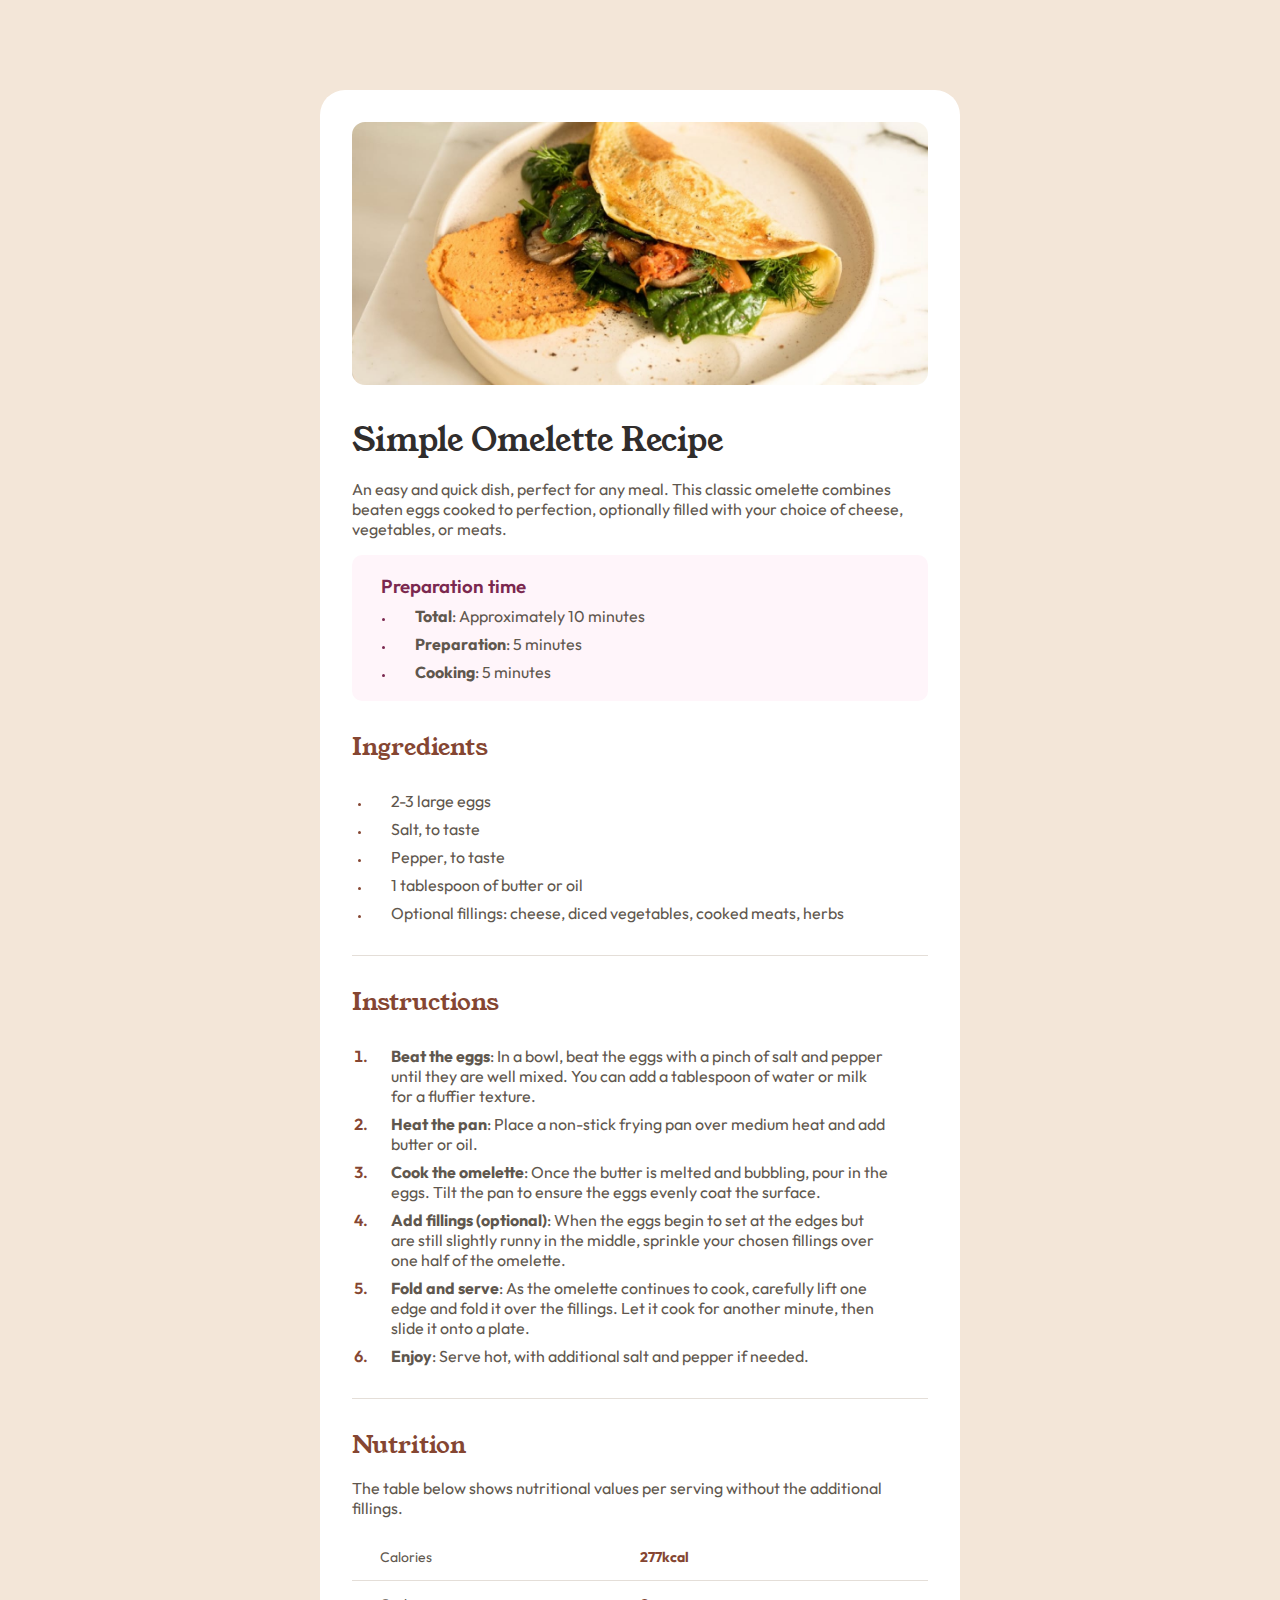
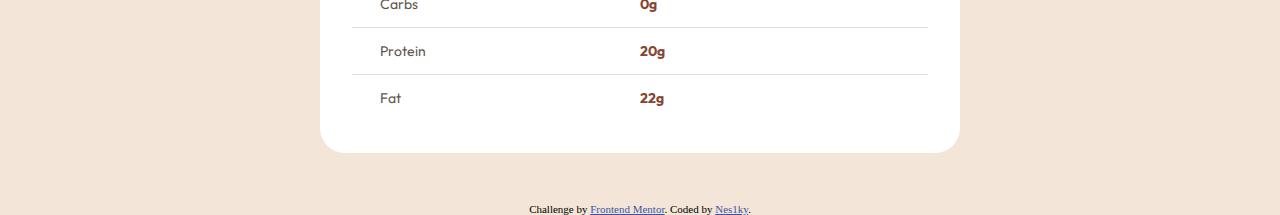
<file: index.html>
<!DOCTYPE html>
<html lang="en">
  <head>
    <meta charset="UTF-8">
    <meta name="viewport" content="width=device-width, initial-scale=1.0"> <!-- displays site properly based on user's device -->

    <link rel="icon" type="image/png" sizes="32x32" href="favicon-32x32.png">

    <link rel="preconnect" href="https://fonts.googleapis.com">
    <link rel="preconnect" href="https://fonts.gstatic.com" crossorigin>
    <link href="https://fonts.googleapis.com/css2?family=Outfit:wght@100..900&family=Young+Serif&display=swap" rel="stylesheet">

    <title>Frontend Mentor | Recipe page</title>

    <link rel="stylesheet" href="style.css">
  </head>
  <body>
    <!--Main container-->
    <main>
      <figure>
        <img src="image-omelette.jpeg" alt="Omelette image">
      </figure>
      <div class="main-text">
        <header>
          <h1>Simple Omelette Recipe</h1>
          <p>
            An easy and quick dish, perfect for any meal. This classic omelette combines beaten eggs cooked
            to perfection, optionally filled with your choice of cheese, vegetables, or meats.
          </p>
        </header>

        <!--Preparation time section-->
        <section>
          <div class="preparation-time">
            <h3>Preparation time</h3>
            <ul class="preparation-time-list">
              <li><strong>Total</strong>: Approximately 10 minutes</li>
              <li><strong>Preparation</strong>: 5 minutes</li>
              <li><strong>Cooking</strong>: 5 minutes</li>
            </ul>
          </div>
        </section>

        <!--Ingredients section-->
        <section>
          <h2>Ingredients</h2>
          <ul class="ingredients-list">
            <li>2-3 large eggs</li>
            <li>Salt, to taste</li>
            <li>Pepper, to taste</li>
            <li>1 tablespoon of butter or oil</li>
            <li>Optional fillings: cheese, diced vegetables, cooked meats, herbs</li>
          </ul>
          <hr>
        </section>

        <!--Instructions section-->
        <section>
          <h2>Instructions</h2>
          <ol class="instructions-list">
            <li>
              <strong>Beat the eggs</strong>: In a bowl, beat the eggs with a pinch of salt and pepper until they are well mixed.
              You can add a tablespoon of water or milk for a fluffier texture.
            </li>
            <li><strong>Heat the pan</strong>: Place a non-stick frying pan over medium heat and add butter or oil.</li>
            <li>
              <strong>Cook the omelette</strong>: Once the butter is melted and bubbling, pour in the eggs. Tilt the pan to ensure
              the eggs evenly coat the surface.
            </li>
            <li>
              <strong>Add fillings (optional)</strong>: When the eggs begin to set at the edges but are still slightly runny in the
              middle, sprinkle your chosen fillings over one half of the omelette.
            </li>
            <li>
              <strong>Fold and serve</strong>: As the omelette continues to cook, carefully lift one edge and fold it over the
              fillings. Let it cook for another minute, then slide it onto a plate.
            </li>
            <li>
              <strong>Enjoy</strong>: Serve hot, with additional salt and pepper if needed.
            </li>
          </ol>
          <hr>
        </section>

        <!--Nutrition section-->
        <h2>Nutrition</h2>
        <p>The table below shows nutritional values per serving without the additional fillings.</p>
        <!--Table-->
        <table>
          <tbody>
            <tr>
              <td><span>Calories</span></td>
              <td>277kcal</td>
            </tr>
            <tr>
              <td><span>Carbs</span></td>
              <td>0g</td>
            </tr>
            <tr>
              <td><span>Protein</span></td>
              <td> 20g</td>
            </tr>
            <tr>
              <td><span>Fat</span></td>
              <td>22g</td>
            </tr>
          </tbody>
        </table>
      </div>
    </main>

    <div class="attribution">
      Challenge by <a href="https://www.frontendmentor.io?ref=challenge" target="_blank">Frontend Mentor</a>.
      Coded by <a href="https://github.com/nes1ky">Nes1ky</a>.
    </div>
  </body>
</html>
</file>
<file: style.css>
* {
  margin: 0;
  padding: 0;
  box-sizing: border-box;
}

.attribution {
  font-size: 11px;
  text-align: center;
  width: 100%;
  margin-top: 50px;
}
.attribution a {
  color: hsl(228, 45%, 44%);
}

html,
body {
  height: 100%;
  display: flex;
  flex-wrap: wrap;
  justify-content: center;
  background-color: hsl(30, 54%, 90%);
}

main {
  margin-top: 7%;
  width: 50%;
  height: fit-content;
  padding: 2.5%;
  background-color: hsl(0, 0%, 100%);
  border-radius: 25px;
}

img {
  max-width: 100%;
  border-radius: 13px;
}

.preparation-time {
  background-color: hsl(330, 100%, 98%);
  border-radius: 10px;
}

.preparation-time-list {
  padding-left: 1.5em;
}

li {
  padding: 0.5em 20px 0;
}

li::marker {
  font-size: 10px;
}

.preparation-time-list li::marker {
  color: hsl(332, 51%, 32%);
}

.ingredients-list li::marker,
.instructions-list li::marker {
  color: hsl(14, 45%, 36%);
}

.instructions-list li::marker {
  font-size: 1em;
  padding: 1.5em;
  font-weight: 600;
}

h1,
h2 {
  font-family: "Young Serif", serif;
  font-weight: 400;
  font-style: normal;
}

h1 {
  color: hsl(24, 5%, 18%);
  padding: 0.9em 0 0;
}

h2 {
  color: hsl(14, 45%, 36%);
  padding-top: 1.2em;
}

h3 {
  color: hsl(332, 51%, 32%);
  padding-left: 10px;
  font-weight: 600;
}

.preparation-time,
.ingredients-list,
.instructions-list {
  font-size: 16px;
  color: hsl(30, 10%, 34%);
  font-family: "Outfit", sans-serif;
  padding: 1.2em;
}

p {
  font-size: 16px;
  color: hsl(30, 10%, 34%);
  font-family: "Outfit", sans-serif;
  padding: 1em 0;
}

hr {
  height: 1px;
  border: none;
  background-color: hsl(30, 18%, 87%);
  margin-top: 0.8em;
}

table {
  width: 100%;
  border-collapse: collapse;
}

tr {
  border-bottom: 1px solid hsl(30, 18%, 87%);
}

td:nth-child(odd) {
  font-size: 14px;
  color: hsl(30, 10%, 34%);
  font-family: "Outfit", sans-serif;
  width: 50%;
}

td:nth-child(even) {
  font-size: 14px;
  color: hsl(14, 45%, 36%);
  font-family: "Outfit", sans-serif;
  font-weight: 700;
  width: 50%;
}

tr:last-child {
  border: none;
}

tr, td {
  padding: 1em 0;
}

span {
  margin-left: 2em;
}

/*mobile*/
@media (max-width: 576px) {

  main {
    width: 100%;
    border-radius: 0;
    margin: 0;
    padding: 0;
  }

  .main-text {
    margin: 0 10%;
  }

  img {
    width: 100vw;
    max-width: 100vw;
    border-radius: 0;
  }

  div.attribution {display: none;}
}
</file>
